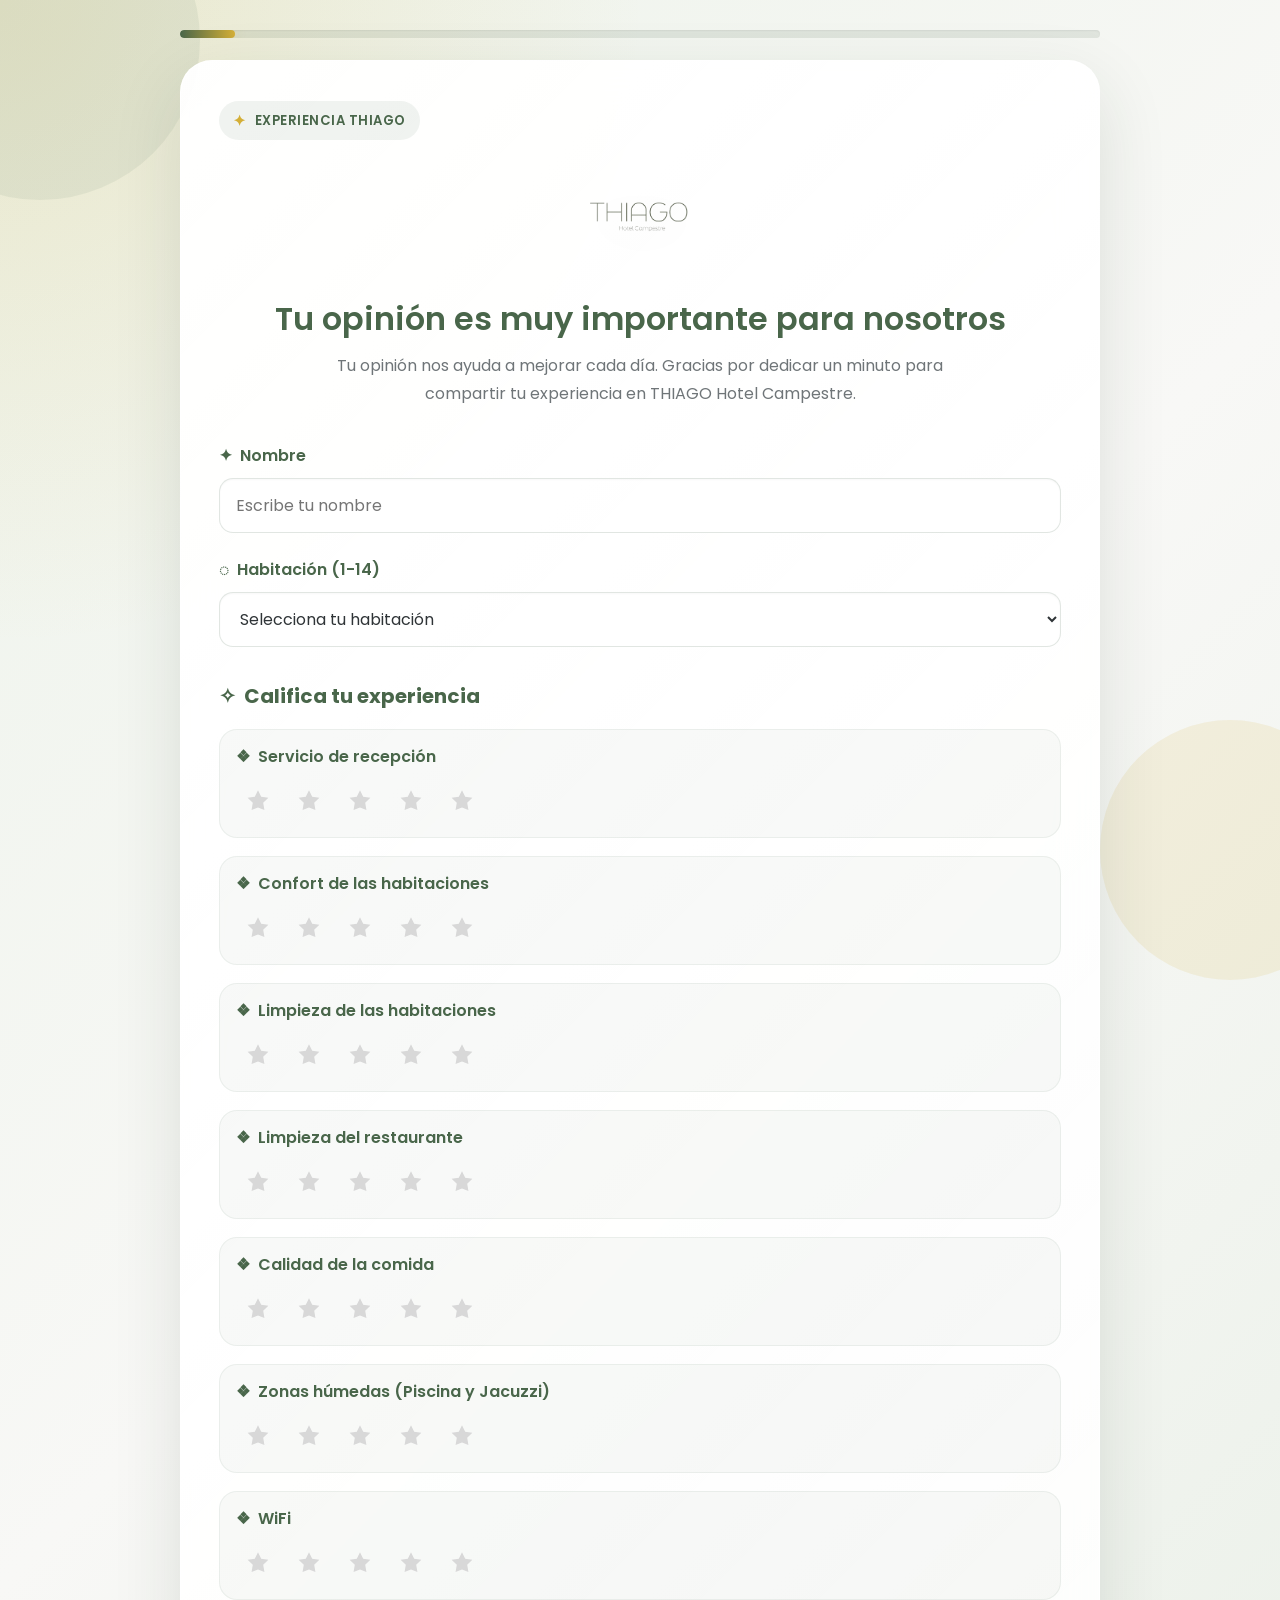
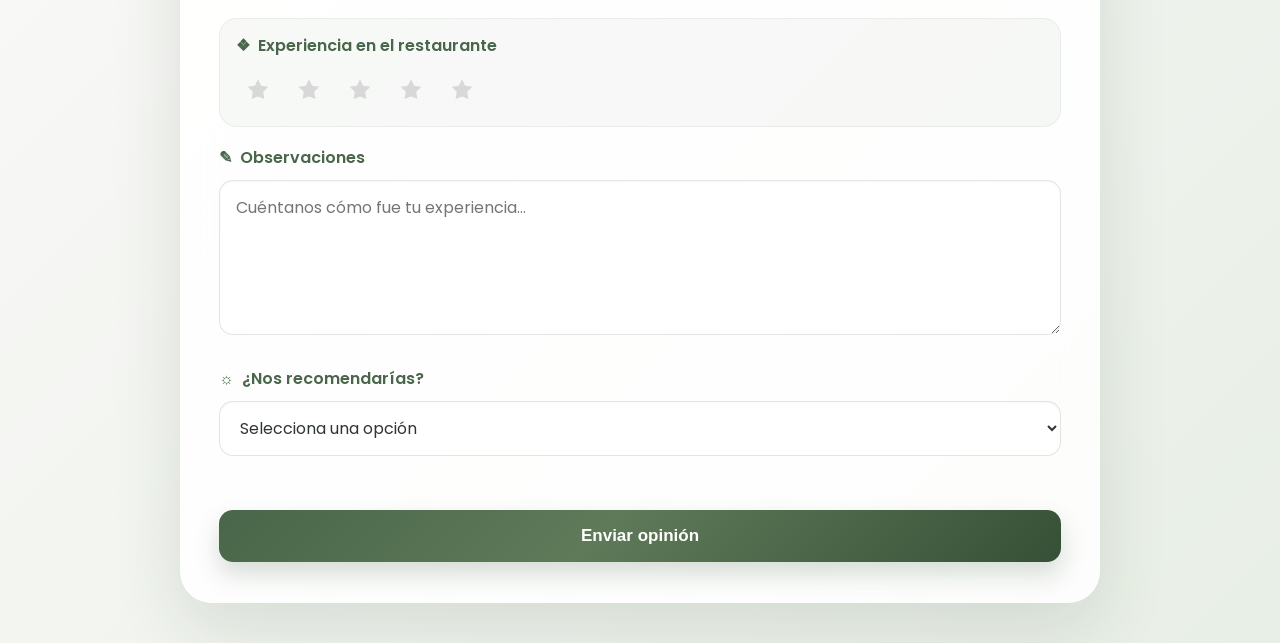
<file: index.html>
<!doctype html>
<html lang="es">
  <head>
    <meta charset="UTF-8" />
    <meta name="viewport" content="width=device-width, initial-scale=1.0" />
    <meta name="description" content="Encuesta de satisfacción THIAGO Hotel Campestre" />

    <title>THIAGO Hotel Campestre | Sugerencias</title>

    <meta property="og:title" content="THIAGO Hotel Campestre">
<meta property="og:description" content="Tu opinión nos ayuda a ser cada día mejores. Comparte tu experiencia en menos de un minuto.">
<meta property="og:image" content="https://6a6bd901536cce332f933fed--thiagohotel.netlify.app/assets/og-image.png">
<meta property="og:url" content="https://6a6bd901536cce332f933fed--thiagohotel.netlify.app">
<meta property="og:type" content="website">

<meta name="twitter:card" content="summary_large_image">
<meta name="twitter:title" content="THIAGO Hotel Campestre">
<meta name="twitter:description" content="Tu opinión nos ayuda a ser cada día mejores.">
<meta name="twitter:image" content="https://6a6bd901536cce332f933fed--thiagohotel.netlify.app/assets/og-image.png">

    <!-- Fuentes externas -->
    <link rel="preconnect" href="https://fonts.googleapis.com" />
    <link rel="preconnect" href="https://fonts.gstatic.com" crossorigin />
    <link
      href="https://fonts.googleapis.com/css2?family=Poppins:wght@300;400;500;600;700&display=swap"
      rel="stylesheet"
    />

    <link rel="stylesheet" href="styles.css" />
  </head>

  <body>
    <div class="page-shell">
      <div class="progress-bar" aria-hidden="true">
        <div class="progress-fill" id="progressFill"></div>
      </div>

      <div class="card">
        <div class="hero-badge">
          <span class="hero-badge-icon">✦</span>
          Experiencia THIAGO
        </div>

        <!-- Logo institucional -->
        <img src="assets/logo4.png" class="logo" alt="THIAGO Hotel Campestre" />

        <h1>Tu opinión es muy importante para nosotros</h1>

        <p class="intro">
          Tu opinión nos ayuda a mejorar cada día. Gracias por dedicar un minuto
          para compartir tu experiencia en THIAGO Hotel Campestre.
        </p>

        <form
            id="surveyForm"
            action="https://formsubmit.co/thiagohotelcampestre@gmail.com"
            method="POST"
        >
          <!-- Datos básicos del huésped -->
          <div class="field">
            <label for="nombre"><span class="field-icon">✦</span>Nombre</label>
            <input id="nombre" name="nombre" type="text" placeholder="Escribe tu nombre" required />
          </div>

          <div class="field">
            <label for="habitacion"><span class="field-icon">◌</span>Habitación (1-14)</label>
            <select id="habitacion" name="habitacion" required>
              <option value="">Selecciona tu habitación</option>
              <option value="1">1</option>
              <option value="2">2</option>
              <option value="3">3</option>
              <option value="4">4</option>
              <option value="5">5</option>
              <option value="6">6</option>
              <option value="7">7</option>
              <option value="8">8</option>
              <option value="9">9</option>
              <option value="10">10</option>
              <option value="11">11</option>
              <option value="12">12</option>
              <option value="13">13</option>
              <option value="14">14</option>
            </select>
          </div>

          <h2><span class="section-icon">✧</span>Califica tu experiencia</h2>

          <!-- Sistema de calificación por estrellas -->
          <div class="rating-group">
            <label><span class="field-icon">❖</span>Servicio de recepción</label>
            <div class="stars" role="radiogroup" aria-label="Servicio de recepción"></div>
            <input type="hidden" name="servicio_recepcion" value="0" />
          </div>

          <div class="rating-group">
            <label><span class="field-icon">❖</span>Confort de las habitaciones</label>
            <div class="stars" role="radiogroup" aria-label="Confort de las habitaciones"></div>
            <input type="hidden" name="confort_habitaciones" value="0" />
          </div>

          <div class="rating-group">
            <label><span class="field-icon">❖</span>Limpieza de las habitaciones</label>
            <div class="stars" role="radiogroup" aria-label="Limpieza de las habitaciones"></div>
            <input type="hidden" name="limpieza_habitaciones" value="0" />
          </div>

          <div class="rating-group">
            <label><span class="field-icon">❖</span>Limpieza del restaurante</label>
            <div class="stars" role="radiogroup" aria-label="Limpieza del restaurante"></div>
            <input type="hidden" name="limpieza_restaurante" value="0" />
          </div>

          <div class="rating-group">
            <label><span class="field-icon">❖</span>Calidad de la comida</label>
            <div class="stars" role="radiogroup" aria-label="Calidad de la comida"></div>
            <input type="hidden" name="calidad_comida" value="0" />
          </div>

          <div class="rating-group">
            <label><span class="field-icon">❖</span>Zonas húmedas (Piscina y Jacuzzi)</label>
            <div class="stars" role="radiogroup" aria-label="Zonas húmedas"></div>
            <input type="hidden" name="zonas_humedas" value="0" />
          </div>

          <div class="rating-group">
            <label><span class="field-icon">❖</span>WiFi</label>
            <div class="stars" role="radiogroup" aria-label="WiFi"></div>
            <input type="hidden" name="wifi" value="0" />
          </div>

          <div class="rating-group">
            <label><span class="field-icon">❖</span>Experiencia en el restaurante</label>
            <div class="stars" role="radiogroup" aria-label="Experiencia en el restaurante"></div>
            <input type="hidden" name="experiencia_restaurante" value="0" />
          </div>

          <div class="field">
            <label for="observaciones"><span class="field-icon">✎</span>Observaciones</label>
            <textarea
              id="observaciones"
              name="observaciones"
              rows="5"
              placeholder="Cuéntanos cómo fue tu experiencia..."
            ></textarea>
          </div>

          <div class="field">
            <label for="recomendaria"><span class="field-icon">☼</span>¿Nos recomendarías?</label>
            <select id="recomendaria" name="recomendaria" required>
              <option value="">Selecciona una opción</option>
              <option value="Sí, definitivamente">Sí, definitivamente</option>
              <option value="Probablemente sí">Probablemente sí</option>
              <option value="Tal vez">Tal vez</option>
              <option value="No">No</option>
            </select>
          </div>

          <input type="hidden" name="_subject" value="Nueva opinión - THIAGO Hotel Campestre" />
          <input type="hidden" name="_captcha" value="false" />
          <input type="hidden" name="_template" value="table" />
          <input type="hidden" name="_next" value="https://thiago-opiniones.vercel.app/gracias.html" />

          <button type="submit" class="btn">Enviar opinión</button>
        </form>
      </div>
    </div>

    <script src="script.js"></script>
  </body>
</html>
</file>
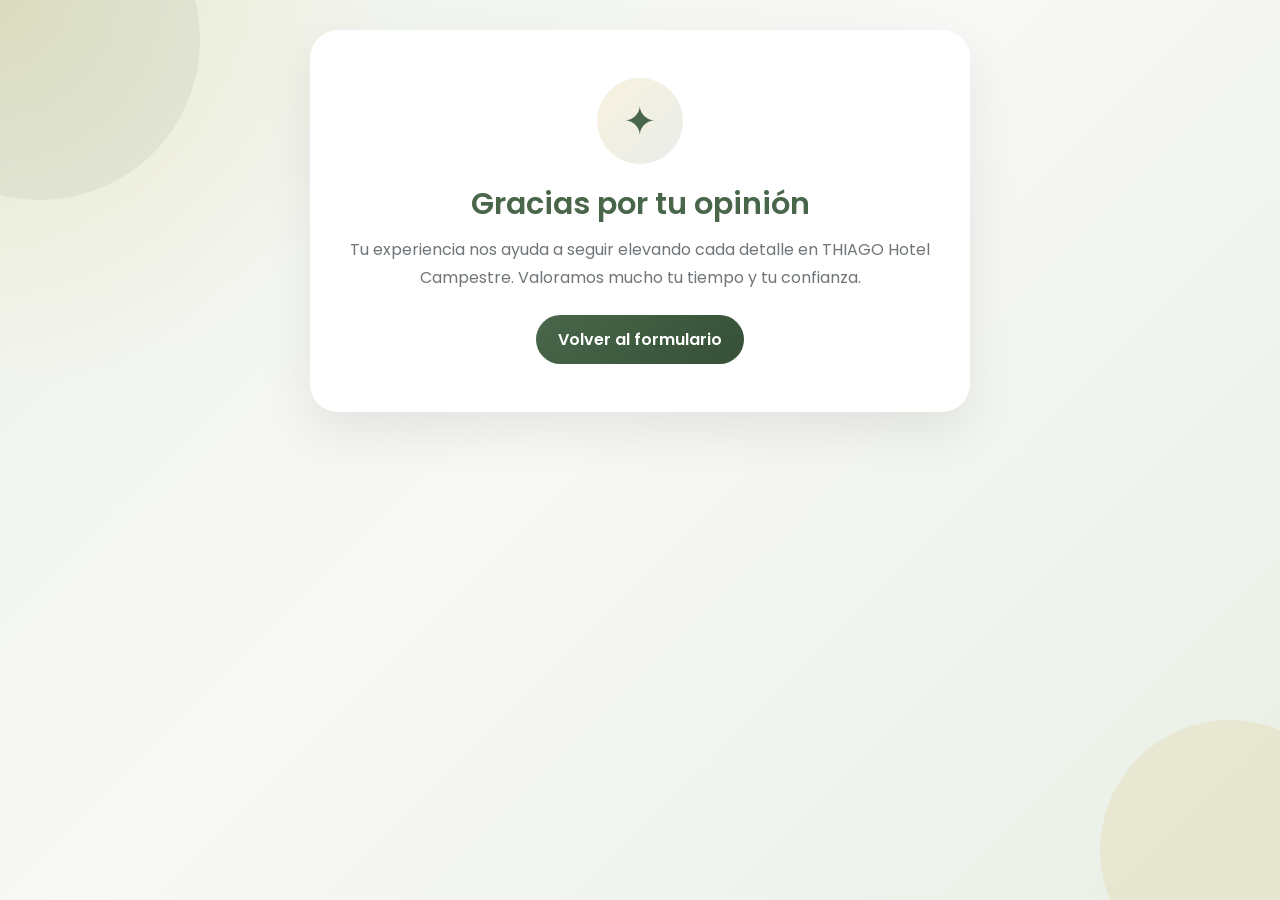
<file: gracias.html>
<!doctype html>
<html lang="es">
  <head>
    <meta charset="UTF-8" />
    <meta name="viewport" content="width=device-width, initial-scale=1.0" />
    <title>Gracias por tu opinión | THIAGO Hotel Campestre</title>

    <link rel="preconnect" href="https://fonts.googleapis.com" />
    <link rel="preconnect" href="https://fonts.gstatic.com" crossorigin />
    <link
      href="https://fonts.googleapis.com/css2?family=Poppins:wght@300;400;500;600;700&display=swap"
      rel="stylesheet"
    />

    <link rel="stylesheet" href="styles.css" />
  </head>
  <body>
    <div class="page-shell">
      <div class="thank-you-card">
        <div class="thank-you-icon">✦</div>
        <h1>Gracias por tu opinión</h1>
        <p>
          Tu experiencia nos ayuda a seguir elevando cada detalle en THIAGO Hotel Campestre.
          Valoramos mucho tu tiempo y tu confianza.
        </p>
        <a class="cta-link" href="index.html">Volver al formulario</a>
      </div>
    </div>
  </body>
</html>
</file>
<file: styles.css>
/* =====================================
   THIAGO Hotel Campestre
   styles.css
   Diseño elegante, responsive y comentado
===================================== */

:root {
  --primary: #49664a;
  --primary-dark: #355036;
  --gold: #d4af37;
  --bg: #f4f6f2;
  --card: #ffffff;
  --text: #2f3437;
  --muted: #6f7578;
  --border: #e6e9e5;
  --shadow: 0 20px 50px rgba(0, 0, 0, 0.08);
}

* {
  margin: 0;
  padding: 0;
  box-sizing: border-box;
}

html {
  scroll-behavior: smooth;
}

body {
  font-family: "Poppins", sans-serif;
  color: var(--text);
  min-height: 100vh;
  padding: 30px 16px 40px;
  background:
    radial-gradient(circle at top left, rgba(212, 175, 55, 0.18), transparent 25%),
    linear-gradient(135deg, #edf3ea 0%, #f8f8f6 45%, #e8efe6 100%);
  position: relative;
  overflow-x: hidden;
}

body::before,
body::after {
  content: "";
  position: fixed;
  border-radius: 50%;
  pointer-events: none;
  z-index: 0;
}

body::before {
  width: 320px;
  height: 320px;
  background: rgba(73, 102, 74, 0.08);
  top: -120px;
  left: -120px;
}

body::after {
  width: 260px;
  height: 260px;
  background: rgba(212, 175, 55, 0.12);
  bottom: -80px;
  right: -80px;
}

.page-shell {
  max-width: 920px;
  margin: 0 auto;
  position: relative;
  z-index: 1;
}

.progress-bar {
  height: 8px;
  width: 100%;
  border-radius: 999px;
  background: rgba(73, 102, 74, 0.12);
  overflow: hidden;
  margin-bottom: 22px;
  box-shadow: inset 0 1px 2px rgba(0, 0, 0, 0.06);
}

.progress-fill {
  height: 100%;
  width: 0;
  border-radius: inherit;
  background: linear-gradient(90deg, var(--primary), var(--gold));
  transition: width 0.35s ease;
  box-shadow: 0 0 12px rgba(212, 175, 55, 0.25);
}

.card {
  background: linear-gradient(135deg, rgba(255, 255, 255, 0.96), rgba(255, 255, 255, 0.86));
  backdrop-filter: blur(18px);
  border-radius: 32px;
  padding: 40px 38px;
  box-shadow: 0 25px 70px rgba(34, 49, 35, 0.12);
  border: 1px solid rgba(255, 255, 255, 0.8);
  animation: fadeUp 0.7s ease;
}

@keyframes fadeUp {
  from {
    opacity: 0;
    transform: translateY(24px);
  }
  to {
    opacity: 1;
    transform: translateY(0);
  }
}

.hero-badge {
  display: inline-flex;
  align-items: center;
  gap: 8px;
  margin-bottom: 16px;
  padding: 8px 14px;
  border-radius: 999px;
  background: rgba(73, 102, 74, 0.08);
  color: var(--primary);
  font-size: 0.82rem;
  font-weight: 600;
  letter-spacing: 0.04em;
  text-transform: uppercase;
}

.hero-badge-icon {
  font-size: 0.95rem;
  color: var(--gold);
}

.logo {
  width: 118px;
  display: block;
  margin: 0 auto 24px;
  filter: drop-shadow(0 8px 20px rgba(0, 0, 0, 0.08));
}

h1 {
  text-align: center;
  color: var(--primary);
  font-size: 2rem;
  font-weight: 600;
  line-height: 1.3;
  margin-bottom: 12px;
}

.intro {
  text-align: center;
  color: var(--muted);
  line-height: 1.8;
  max-width: 680px;
  margin: 0 auto 34px;
}

form {
  margin-top: 20px;
}

.field {
  margin-bottom: 24px;
}

.field label,
.rating-group label {
  display: flex;
  align-items: center;
  gap: 8px;
  margin-bottom: 10px;
  font-weight: 600;
  color: var(--primary);
}

input,
select,
textarea {
  width: 100%;
  border: 1px solid rgba(73, 102, 74, 0.16);
  border-radius: 14px;
  padding: 14px 16px;
  font-size: 16px;
  font-family: inherit;
  transition: 0.25s ease;
  background: rgba(255, 255, 255, 0.95);
  color: var(--text);
  box-shadow: inset 0 1px 2px rgba(0, 0, 0, 0.03);
}

input:focus,
select:focus,
textarea:focus {
  outline: none;
  border-color: var(--primary);
  box-shadow: 0 0 0 4px rgba(73, 102, 74, 0.12);
}

.field.is-valid input,
.field.is-valid select,
.field.is-valid textarea {
  border-color: #4b8d56;
  box-shadow: 0 0 0 4px rgba(75, 141, 86, 0.12);
}

.field.is-invalid input,
.field.is-invalid select,
.field.is-invalid textarea {
  border-color: #c96b4f;
  box-shadow: 0 0 0 4px rgba(201, 107, 79, 0.12);
  animation: shake 0.28s ease;
}

textarea {
  resize: vertical;
  min-height: 140px;
}

h2 {
  margin: 34px 0 18px;
  color: var(--primary);
  font-size: 1.25rem;
  display: flex;
  align-items: center;
  gap: 8px;
}

.rating-group {
  margin-bottom: 18px;
  padding: 14px 16px;
  background: rgba(73, 102, 74, 0.04);
  border: 1px solid rgba(73, 102, 74, 0.08);
  border-radius: 18px;
}

.stars {
  display: flex;
  gap: 7px;
  flex-wrap: wrap;
}

.star {
  width: 44px;
  height: 44px;
  border: none;
  background: transparent;
  color: #d8d8d8;
  cursor: pointer;
  transition: transform 0.2s ease, color 0.2s ease, filter 0.2s ease;
  user-select: none;
  padding: 0;
  display: inline-flex;
  align-items: center;
  justify-content: center;
}

.star svg {
  width: 28px;
  height: 28px;
  fill: currentColor;
  transition: transform 0.2s ease, filter 0.2s ease;
}

.star:hover svg,
.star.is-preview svg {
  color: var(--gold);
  transform: scale(1.08);
  filter: drop-shadow(0 4px 8px rgba(212, 175, 55, 0.3));
}

.star.active svg {
  color: var(--gold);
  filter: drop-shadow(0 0 8px rgba(212, 175, 55, 0.35));
}

.star:focus-visible {
  outline: 3px solid rgba(73, 102, 74, 0.2);
  outline-offset: 3px;
  border-radius: 8px;
}

.btn {
  width: 100%;
  margin-top: 30px;
  background: linear-gradient(135deg, var(--primary), #5f7a59 45%, var(--primary-dark));
  color: white;
  border: none;
  padding: 16px 18px;
  border-radius: 14px;
  font-size: 17px;
  font-weight: 600;
  cursor: pointer;
  transition: transform 0.25s ease, box-shadow 0.25s ease;
  box-shadow: 0 12px 24px rgba(73, 102, 74, 0.22);
}

.btn:hover {
  transform: translateY(-2px);
  box-shadow: 0 14px 26px rgba(73, 102, 74, 0.28);
}

/* =========================
   Página de agradecimiento
========================= */

.thank-you-card {
  max-width: 660px;
  margin: 0 auto;
  text-align: center;
  padding: 48px 32px;
  background: rgba(255, 255, 255, 0.97);
  border-radius: 28px;
  box-shadow: var(--shadow);
  animation: fadeUp 0.7s ease;
}

.thank-you-icon {
  width: 86px;
  height: 86px;
  margin: 0 auto 20px;
  border-radius: 50%;
  display: grid;
  place-items: center;
  background: linear-gradient(135deg, rgba(212, 175, 55, 0.16), rgba(73, 102, 74, 0.12));
  color: var(--primary);
  font-size: 40px;
}

.thank-you-card h1 {
  font-size: 1.9rem;
  margin-bottom: 12px;
}

.thank-you-card p {
  color: var(--muted);
  line-height: 1.8;
  margin-bottom: 22px;
}

.cta-link {
  display: inline-block;
  padding: 12px 22px;
  background: linear-gradient(135deg, var(--primary), var(--primary-dark));
  color: white;
  text-decoration: none;
  border-radius: 999px;
  font-weight: 600;
  transition: transform 0.2s ease, box-shadow 0.2s ease;
}

.cta-link:hover {
  transform: translateY(-2px);
  box-shadow: 0 8px 16px rgba(73, 102, 74, 0.25);
}

/* =========================
   Responsive
========================= */

@keyframes shake {
  0%,
  100% {
    transform: translateX(0);
  }
  25% {
    transform: translateX(-4px);
  }
  75% {
    transform: translateX(4px);
  }
}

@media (max-width: 700px) {
  body {
    padding: 15px 12px 24px;
  }

  .card,
  .thank-you-card {
    padding: 24px 16px;
    border-radius: 22px;
  }

  .logo {
    width: 260px;
  }

  h1 {
    font-size: 1.45rem;
  }

  .intro {
    font-size: 0.95rem;
  }

  .rating-group {
    padding: 12px;
  }

  .star {
    width: 40px;
    height: 40px;
  }

  .star svg {
    width: 24px;
    height: 24px;
  }
}

@media (max-width: 480px) {
  .hero-badge {
    font-size: 0.74rem;
    padding: 7px 11px;
  }

  .logo {
    width: 260px; !important
    height: auto; !important
  }

  h1 {
    font-size: 1.28rem;
  }

  .intro {
    font-size: 0.9rem;
    line-height: 1.7;
  }

  .field label,
  .rating-group label,
  h2 {
    font-size: 0.95rem;
  }

  input,
  select,
  textarea,
  .btn {
    font-size: 15px;
  }
}
</file>
